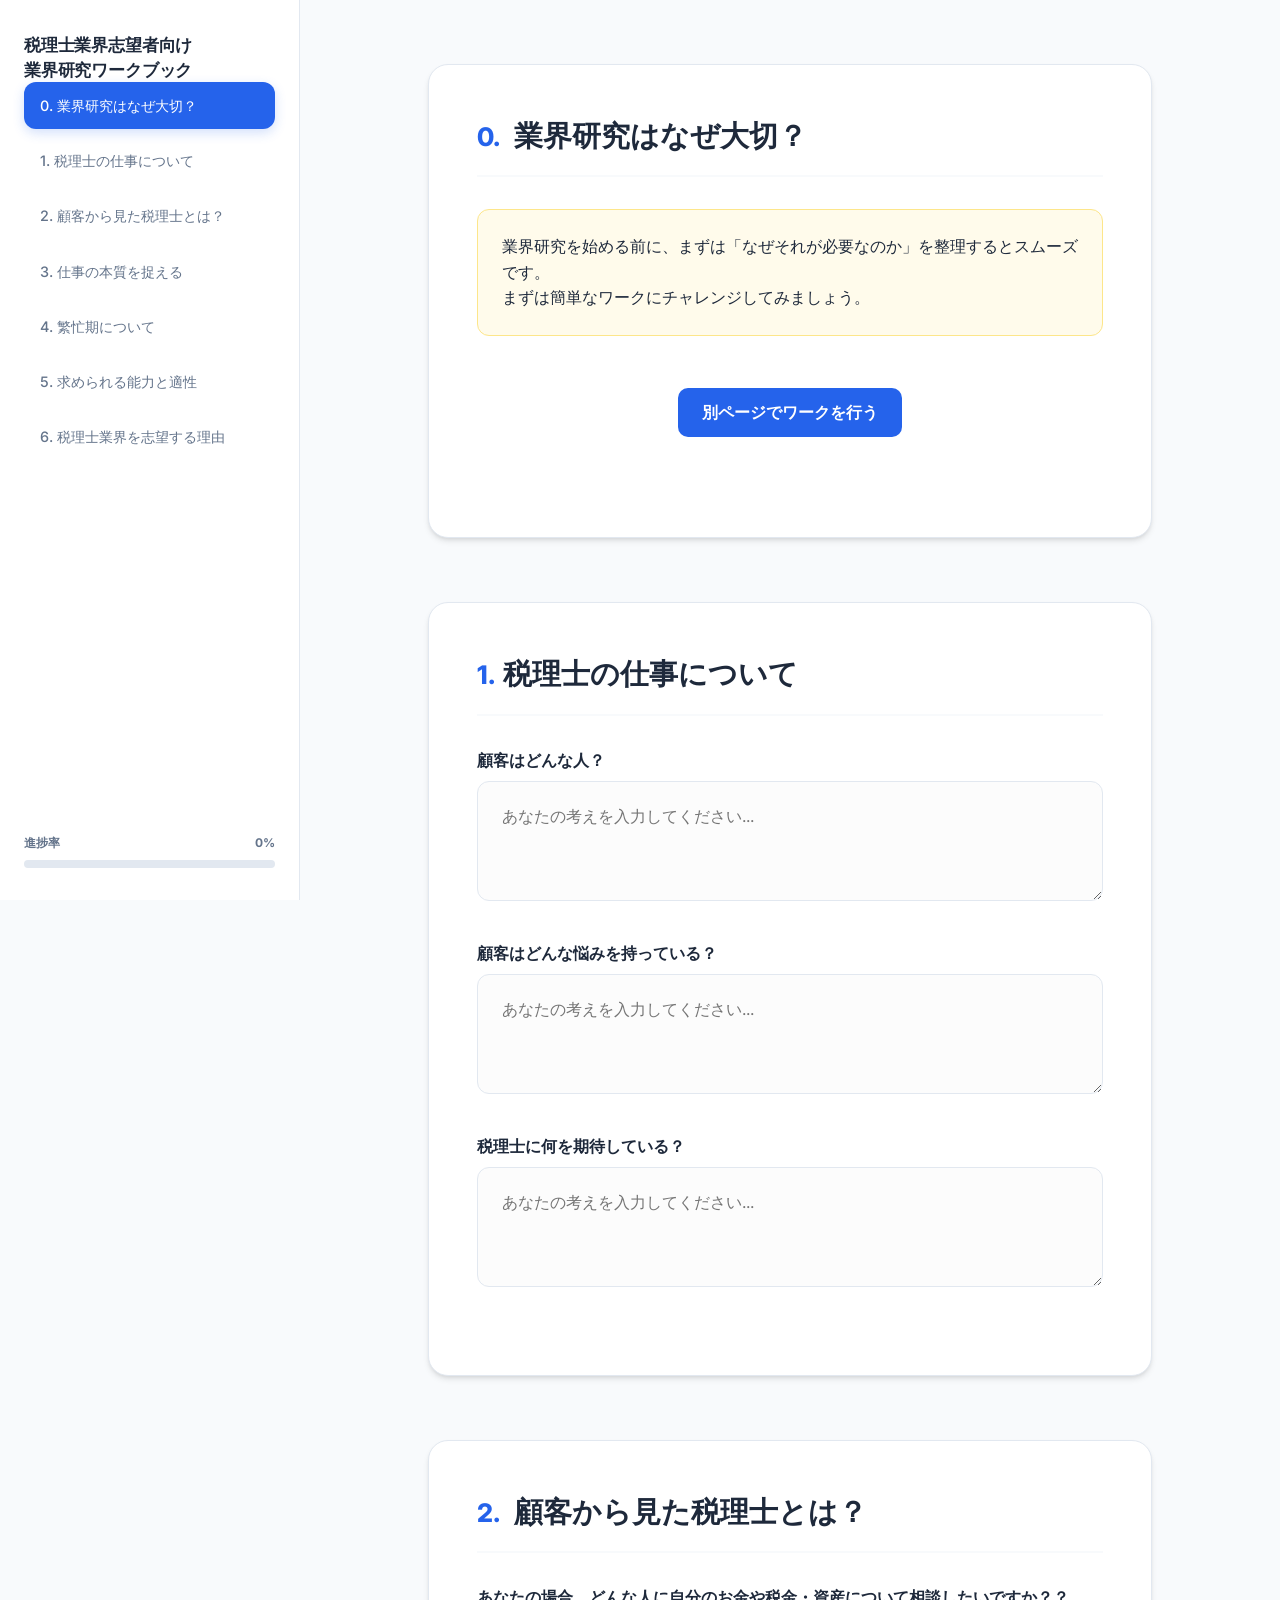
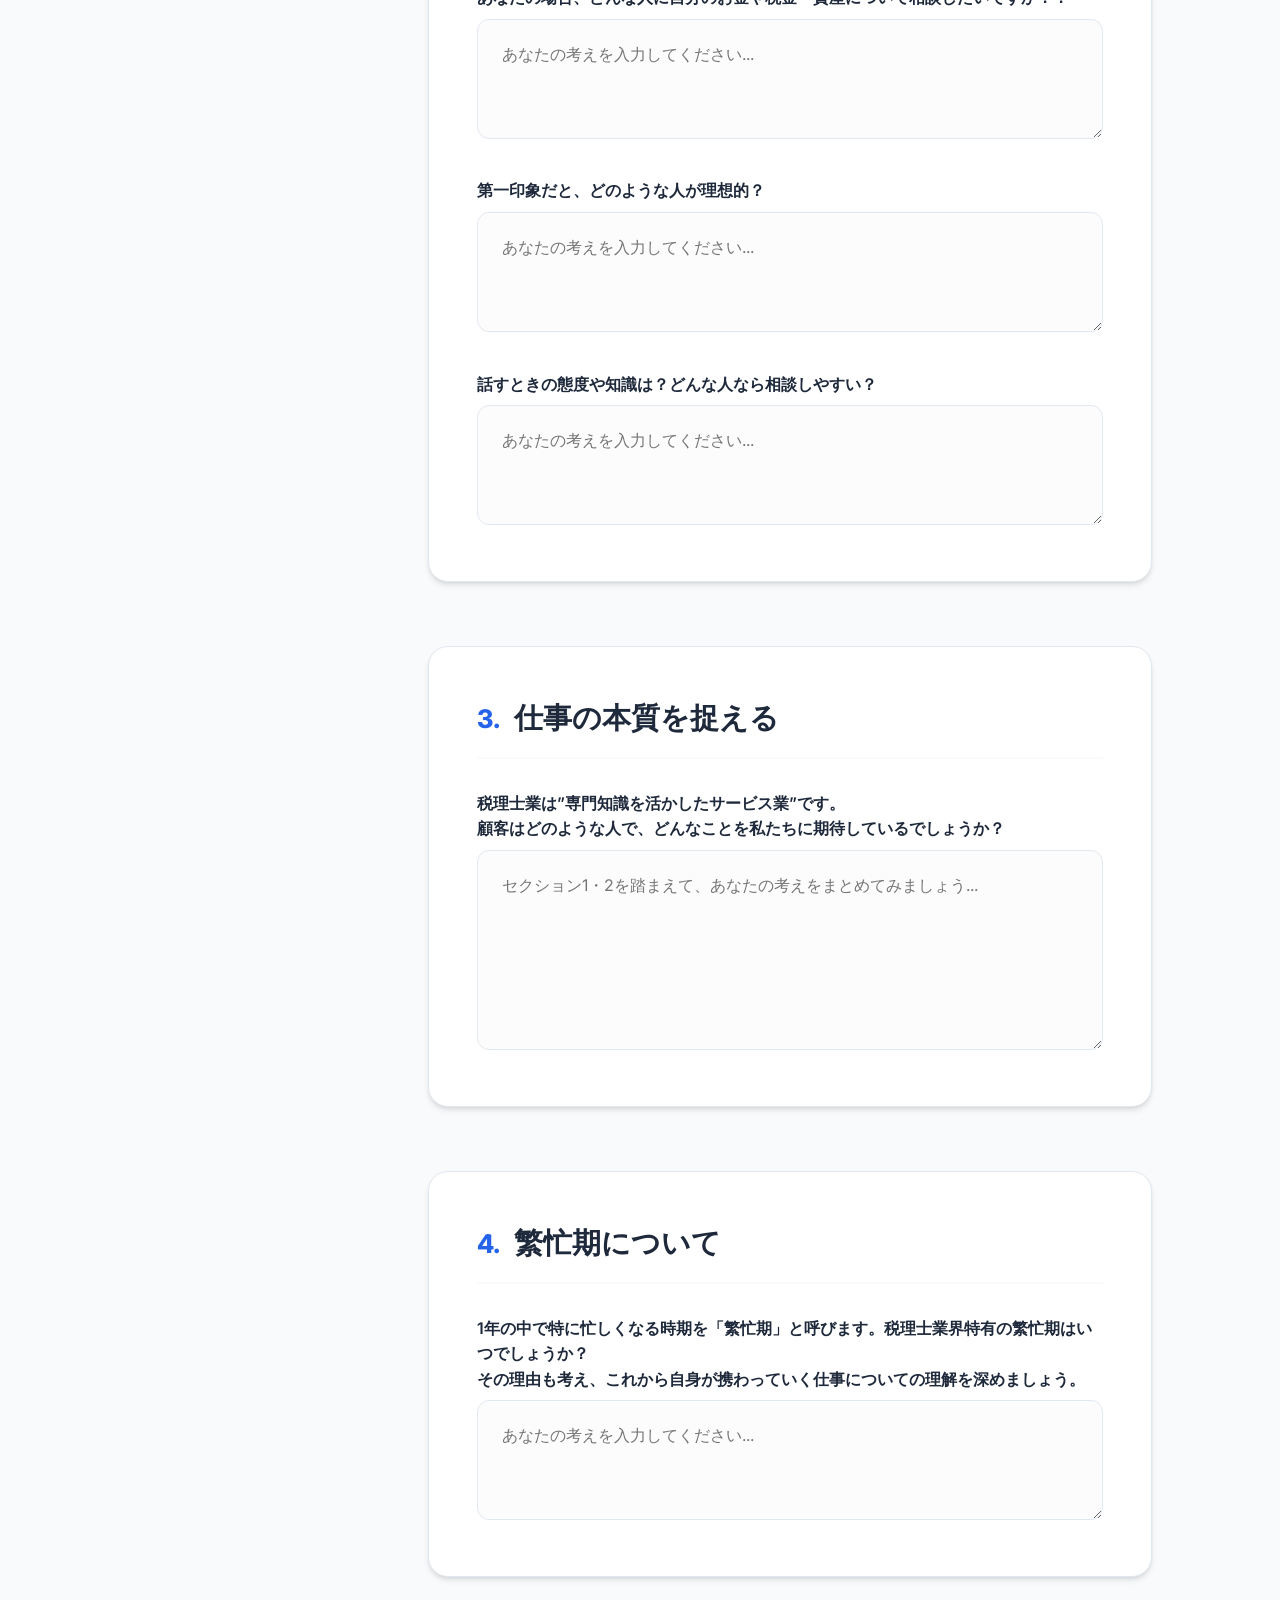
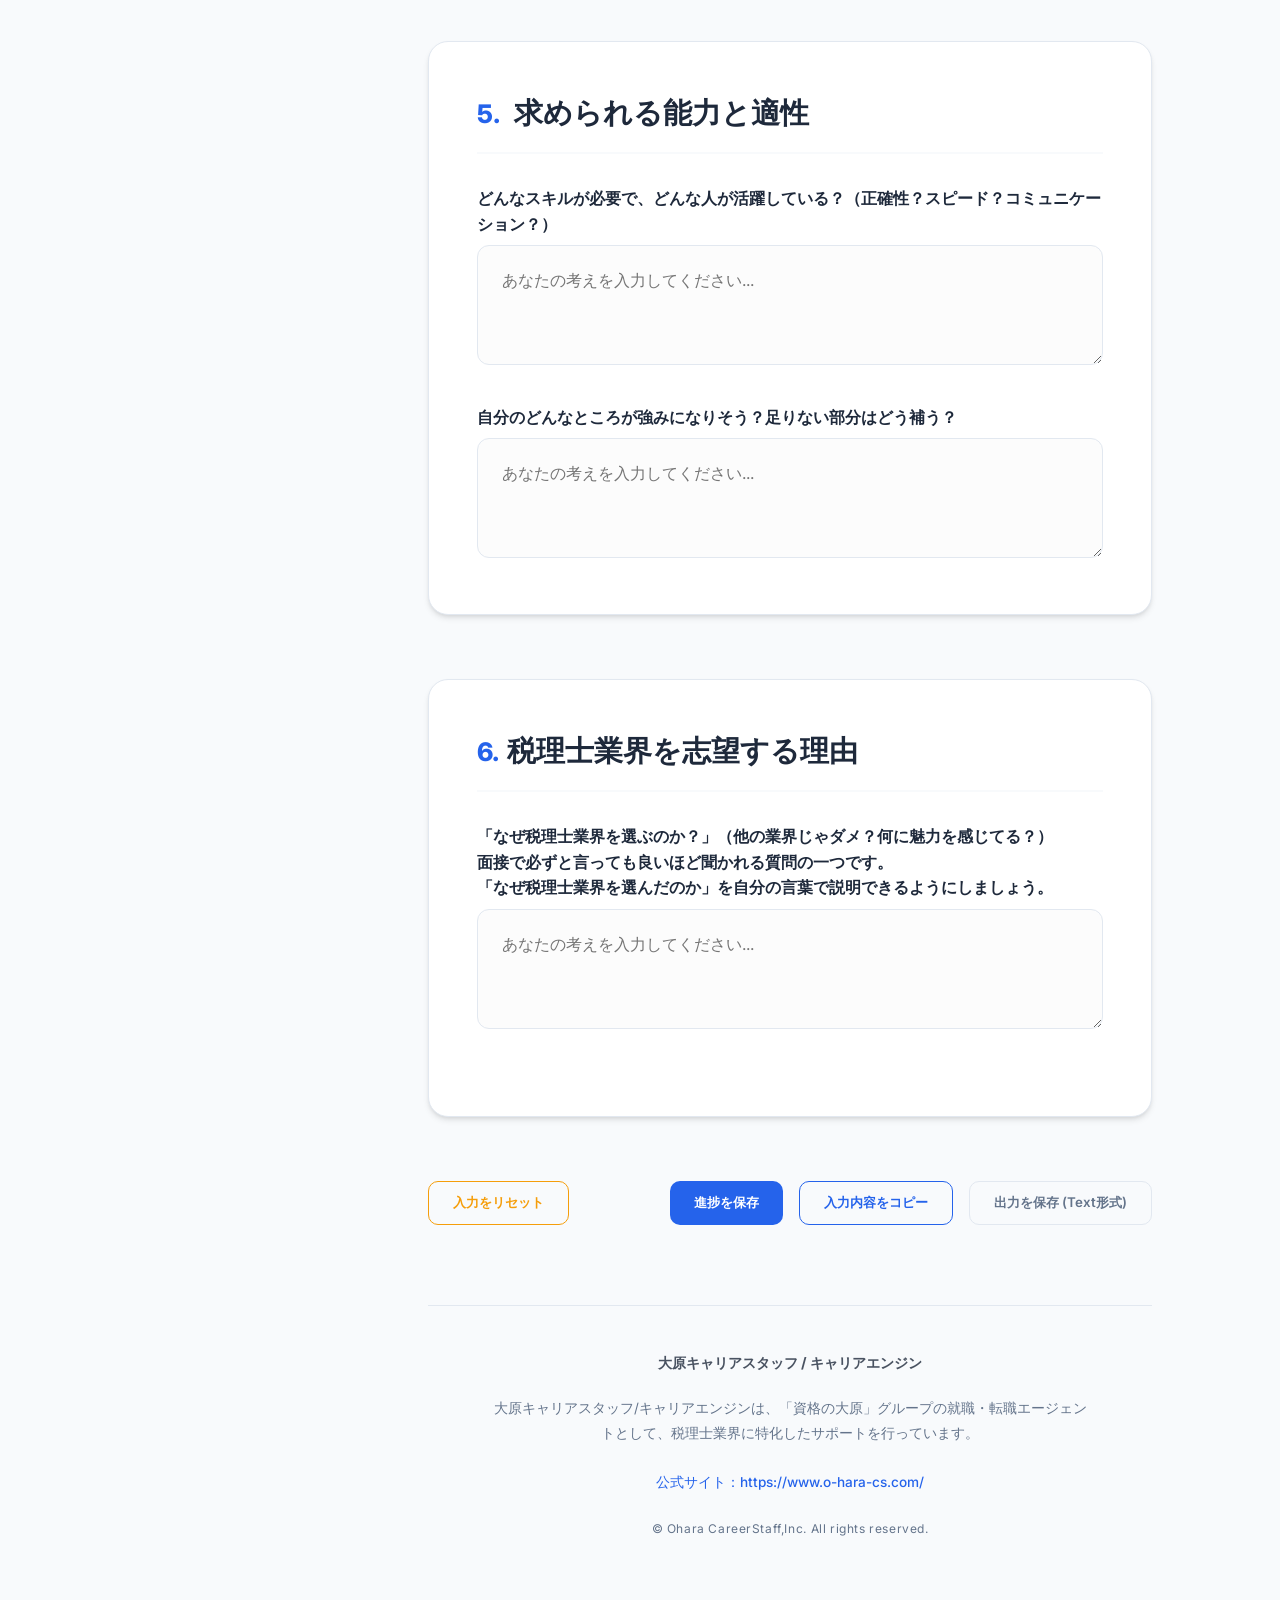
<file: index.html>
<!DOCTYPE html>
<html lang="ja">

<head>
    <meta charset="UTF-8">
    <meta name="viewport" content="width=device-width, initial-scale=1.0">
    <title>【税理士業界】業界研究ワークブック</title>
    <meta name="description" content="税理士業界への理解を深めるための8つの問い。ヒントを元に自分の考えを言語化しましょう。">
    <link rel="preconnect" href="https://fonts.googleapis.com">
    <link rel="preconnect" href="https://fonts.gstatic.com" crossorigin>
    <link
        href="https://fonts.googleapis.com/css2?family=Inter:wght@400;500;600;700;800&family=Outfit:wght@400;500;600;700;800&display=swap"
        rel="stylesheet">
    <link rel="stylesheet" href="style.css">
</head>

<body>
    <!-- Sidebar Navigation -->
    <aside class="sidebar">
        <div class="sidebar-header">
            <h1 class="sidebar-title">税理士業界志望者向け<br>業界研究ワークブック</h1>
        </div>
        <nav>
            <ul class="nav-links">
                <li class="nav-item"><a href="#section-0" class="active"><span>0. 業界研究はなぜ大切？</span></a></li>
                <li class="nav-item"><a href="#section-1"><span>1. 税理士の仕事について</span></a></li>
                <li class="nav-item"><a href="#section-2"><span>2. 顧客から見た税理士とは？</span></a></li>
                <li class="nav-item"><a href="#section-3"><span>3. 仕事の本質を捉える</span></a></li>
                <li class="nav-item"><a href="#section-4"><span>4. 繁忙期について</span></a></li>
                <li class="nav-item"><a href="#section-5"><span>5. 求められる能力と適性</span></a></li>
                <li class="nav-item"><a href="#section-6"><span>6. 税理士業界を志望する理由</span></a></li>
            </ul>
        </nav>
        <div class="progress-container">
            <div class="progress-label">
                <span>進捗率</span>
                <span id="progress-percent">0%</span>
            </div>
            <div class="progress-bar">
                <div id="progress-fill" class="progress-fill"></div>
            </div>
        </div>
    </aside>

    <!-- Main Content -->
    <main class="main-content">
        <form id="workbook-form">

            <!-- Section 0 -->
            <section id="section-0" class="workbook-section">
                <div class="section-header">
                    <h2 class="section-title"><span class="section-number">0.</span> 業界研究はなぜ大切？</h2>
                </div>
                <div
                    style="background-color: var(--hint-bg); border: 1px solid var(--hint-border); padding: 1.5rem; border-radius: var(--radius); margin-bottom: 2rem;">
                    <p style="margin: 0;">業界研究を始める前に、まずは「なぜそれが必要なのか」を整理するとスムーズです。<br>
                        まずは簡単なワークにチャレンジしてみましょう。</p>
                </div>
                <div class="input-area" style="text-align: center; padding: 20px 0;">
                    <a href="work1.html" class="btn btn-primary"
                        style="display: inline-block; text-decoration: none; color: white;">別ページでワークを行う</a>
                </div>
            </section>

            <!-- Section 1 -->
            <section id="section-1" class="workbook-section">
                <div class="section-header">
                    <h2 class="section-title"><span class="section-number">1.</span>税理士の仕事について</h2>
                </div>

                <div class="question-block" style="margin-bottom: 2rem;">
                    <p style="margin-bottom: 0.5rem; font-weight: 600;">顧客はどんな人？</p>
                    <div class="input-area" style="margin-bottom: 0;">
                        <textarea name="q1_1" id="q1_1" placeholder="あなたの考えを入力してください..."
                            style="min-height: 120px;"></textarea>
                    </div>
                </div>

                <div class="question-block" style="margin-bottom: 2rem;">
                    <p style="margin-bottom: 0.5rem; font-weight: 600;">顧客はどんな悩みを持っている？</p>
                    <div class="input-area" style="margin-bottom: 0;">
                        <textarea name="q1_2" id="q1_2" placeholder="あなたの考えを入力してください..."
                            style="min-height: 120px;"></textarea>
                    </div>
                </div>

                <div class="question-block" style="margin-bottom: 2rem;">
                    <p style="margin-bottom: 0.5rem; font-weight: 600;">税理士に何を期待している？</p>
                    <div class="input-area" style="margin-bottom: 0;">
                        <textarea name="q1_3" id="q1_3" placeholder="あなたの考えを入力してください..."
                            style="min-height: 120px;"></textarea>
                    </div>
                </div>

            </section>

            <!-- Section 2 -->
            <section id="section-2" class="workbook-section">
                <div class="section-header">
                    <h2 class="section-title"><span class="section-number">2.</span> 顧客から見た税理士とは？</h2>
                </div>


                <div class="question-block" style="margin-bottom: 2rem;">
                    <p style="margin-bottom: 0.5rem; font-weight: 600;">あなたの場合、どんな人に自分のお金や税金・資産について相談したいですか？？</p>
                    <div class="input-area" style="margin-bottom: 0;">
                        <textarea name="q2_1" id="q2_1" placeholder="あなたの考えを入力してください..."
                            style="min-height: 120px;"></textarea>
                    </div>
                </div>

                <div class="question-block" style="margin-bottom: 2rem;">
                    <p style="margin-bottom: 0.5rem; font-weight: 600;">第一印象だと、どのような人が理想的？</p>
                    <div class="input-area" style="margin-bottom: 0;">
                        <textarea name="q2_2" id="q2_2" placeholder="あなたの考えを入力してください..."
                            style="min-height: 120px;"></textarea>
                    </div>
                </div>

                <div class="question-block">
                    <p style="margin-bottom: 0.5rem; font-weight: 600;">話すときの態度や知識は？どんな人なら相談しやすい？</p>
                    <div class="input-area" style="margin-bottom: 0;">
                        <textarea name="q2_3" id="q2_3" placeholder="あなたの考えを入力してください..."
                            style="min-height: 120px;"></textarea>
                    </div>
                </div>
            </section>

            <!-- Section 3 -->
            <section id="section-3" class="workbook-section">
                <div class="section-header">
                    <h2 class="section-title"><span class="section-number">3.</span> 仕事の本質を捉える</h2>
                </div>

                <div class="question-block">
                    <p style="margin-bottom: 0.5rem; font-weight: 600;">
                        税理士業は”専門知識を活かしたサービス業”です。<br>顧客はどのような人で、どんなことを私たちに期待しているでしょうか？</p>
                    <div class="input-area" style="margin-bottom: 0;">
                        <textarea name="q3_1" id="q3_1" placeholder="セクション1・2を踏まえて、あなたの考えをまとめてみましょう..."
                            style="min-height: 200px;"></textarea>
                    </div>
                </div>
            </section>

            <!-- Section 4 -->
            <section id="section-4" class="workbook-section">
                <div class="section-header">
                    <h2 class="section-title"><span class="section-number">4.</span> 繁忙期について</h2>
                </div>

                <div class="question-block">
                    <p style="margin-bottom: 0.5rem; font-weight: 600;">
                        1年の中で特に忙しくなる時期を「繁忙期」と呼びます。税理士業界特有の繁忙期はいつでしょうか？<br>その理由も考え、これから自身が携わっていく仕事についての理解を深めましょう。</p>
                    <div class="input-area" style="margin-bottom: 0;">
                        <textarea name="q4_2" id="q4_2" placeholder="あなたの考えを入力してください..."
                            style="min-height: 120px;"></textarea>
                    </div>
                </div>
            </section>

            <!-- Section 5 -->
            <section id="section-5" class="workbook-section">
                <div class="section-header">
                    <h2 class="section-title"><span class="section-number">5.</span> 求められる能力と適性</h2>
                </div>
                <div class="question-block" style="margin-bottom: 2rem;">
                    <p style="margin-bottom: 0.5rem; font-weight: 600;">どんなスキルが必要で、どんな人が活躍している？（正確性？スピード？コミュニケーション？）</p>
                    <div class="input-area" style="margin-bottom: 0;">
                        <textarea name="q5_1" id="q5_1" placeholder="あなたの考えを入力してください..."
                            style="min-height: 120px;"></textarea>
                    </div>
                </div>

                <div class="question-block">
                    <p style="margin-bottom: 0.5rem; font-weight: 600;">自分のどんなところが強みになりそう？足りない部分はどう補う？</p>
                    <div class="input-area" style="margin-bottom: 0;">
                        <textarea name="q5_3" id="q5_3" placeholder="あなたの考えを入力してください..."
                            style="min-height: 120px;"></textarea>
                    </div>
                </div>
            </section>

            <!-- Section 6 -->
            <section id="section-6" class="workbook-section">
                <div class="section-header">
                    <h2 class="section-title"><span class="section-number">6.</span>税理士業界を志望する理由</h2>
                </div>
                <div class="question-block" style="margin-bottom: 2rem;">
                    <p style="margin-bottom: 0.5rem; font-weight: 600;">
                        「なぜ税理士業界を選ぶのか？」（他の業界じゃダメ？何に魅力を感じてる？）<br>面接で必ずと言っても良いほど聞かれる質問の一つです。<br>「なぜ税理士業界を選んだのか」を自分の言葉で説明できるようにしましょう。
                    </p>
                    <div class="input-area" style="margin-bottom: 0;">
                        <textarea name="q6_1" id="q6_1" placeholder="あなたの考えを入力してください..."
                            style="min-height: 120px;"></textarea>
                    </div>
                </div>

            </section>

            <div class="actions">
                <button type="button" id="reset-btn" class="btn btn-outline"
                    style="color: var(--accent); border-color: var(--accent);">入力をリセット</button>
                <div style="flex: 1;"></div>
                <button type="button" id="save-btn" class="btn btn-primary">進捗を保存</button>
                <button type="button" id="copy-btn" class="btn btn-outline" style="color: var(--primary); border-color: var(--primary);">入力内容をコピー</button>
                <button type="button" id="export-btn" class="btn btn-outline">出力を保存 (Text形式)</button>
            </div>
        </form>

        <footer class="main-footer">
            <div class="footer-logo">
                <div class="brand-text">大原キャリアスタッフ / キャリアエンジン</div>
            </div>
            <p class="footer-description">
                大原キャリアスタッフ/キャリアエンジンは、「資格の大原」グループの就職・転職エージェントとして、税理士業界に特化したサポートを行っています。
            </p>
            <div class="footer-links">
                <a href="https://www.o-hara-cs.com/" target="_blank">公式サイト：https://www.o-hara-cs.com/</a>
            </div>
            <p class="copyright">© Ohara CareerStaff,Inc. All rights reserved.</p>
        </footer>
    </main>

    <div id="toast"
        style="position: fixed; bottom: 20px; right: 20px; background: #334155; color: white; padding: 10px 20px; border-radius: 8px; display: none; z-index: 1000;">
        保存しました
    </div>

    <script src="app.js"></script>
</body>

</html>
</file>
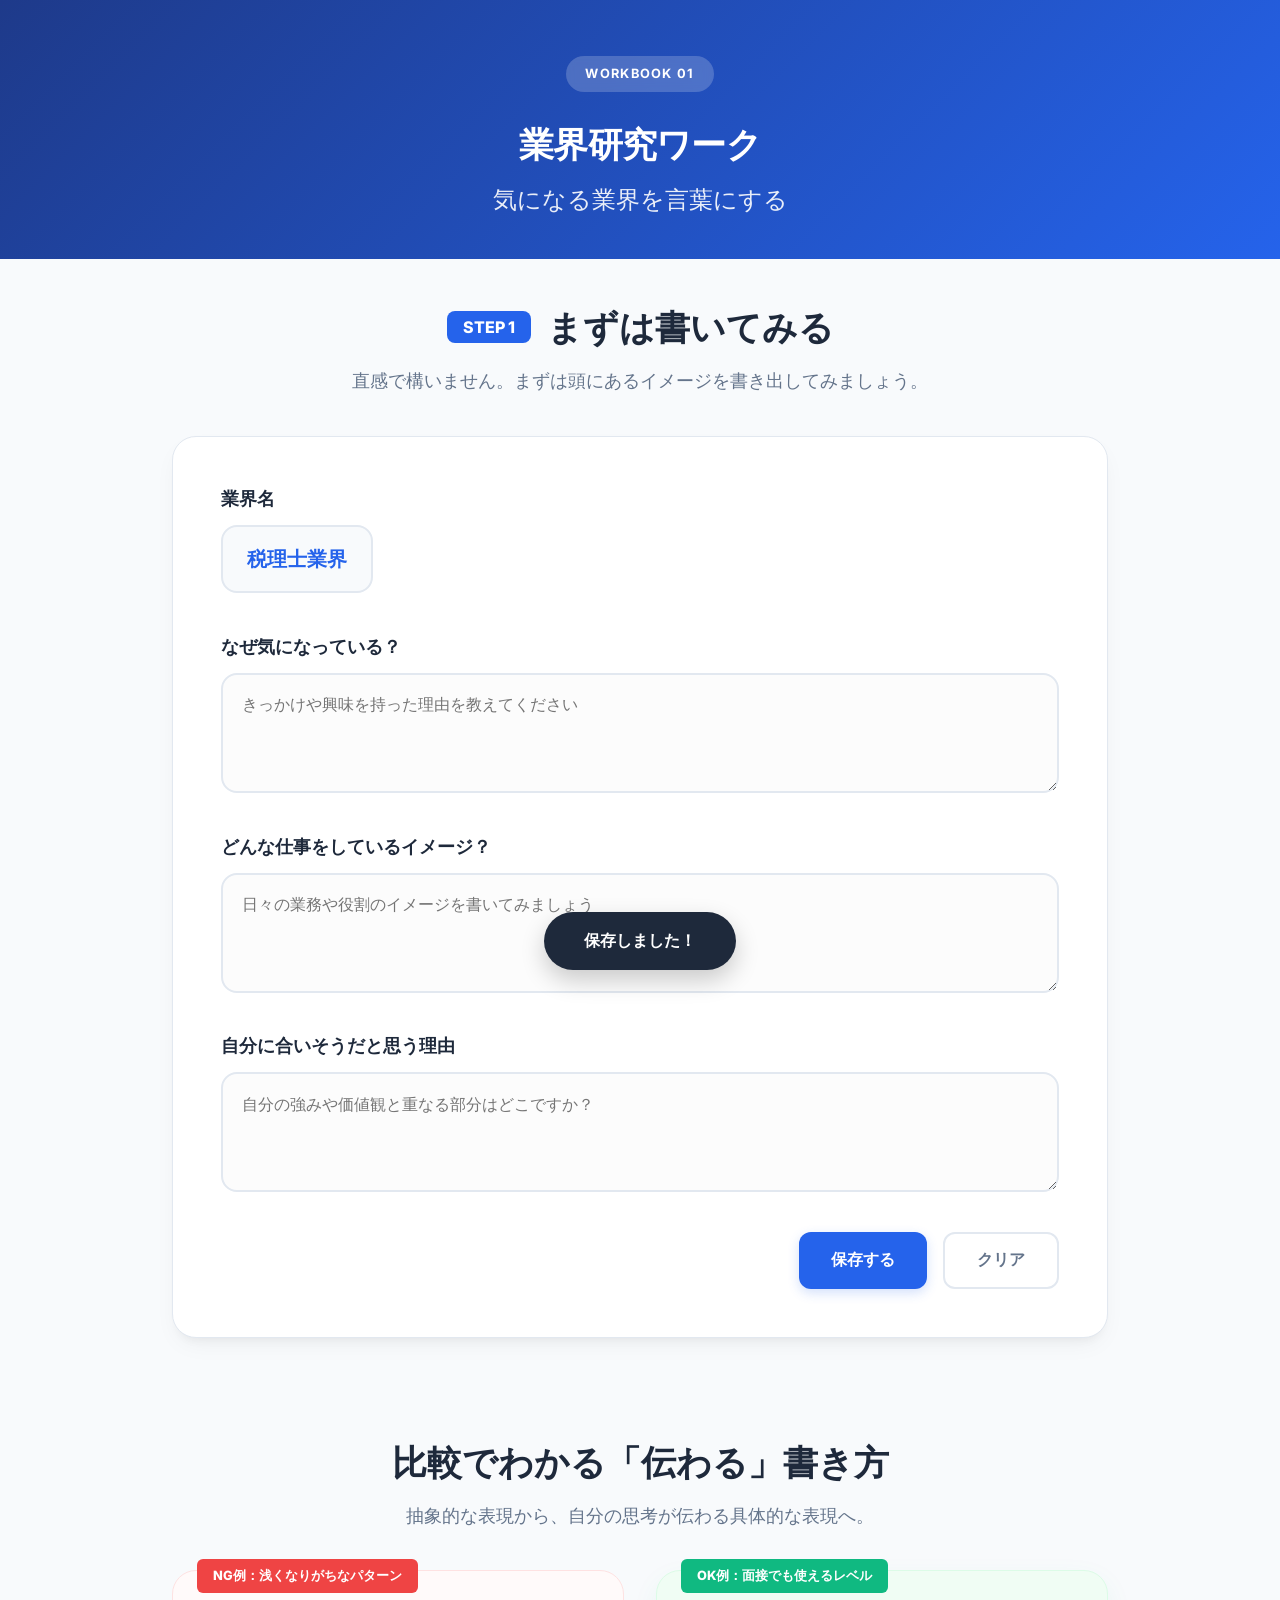
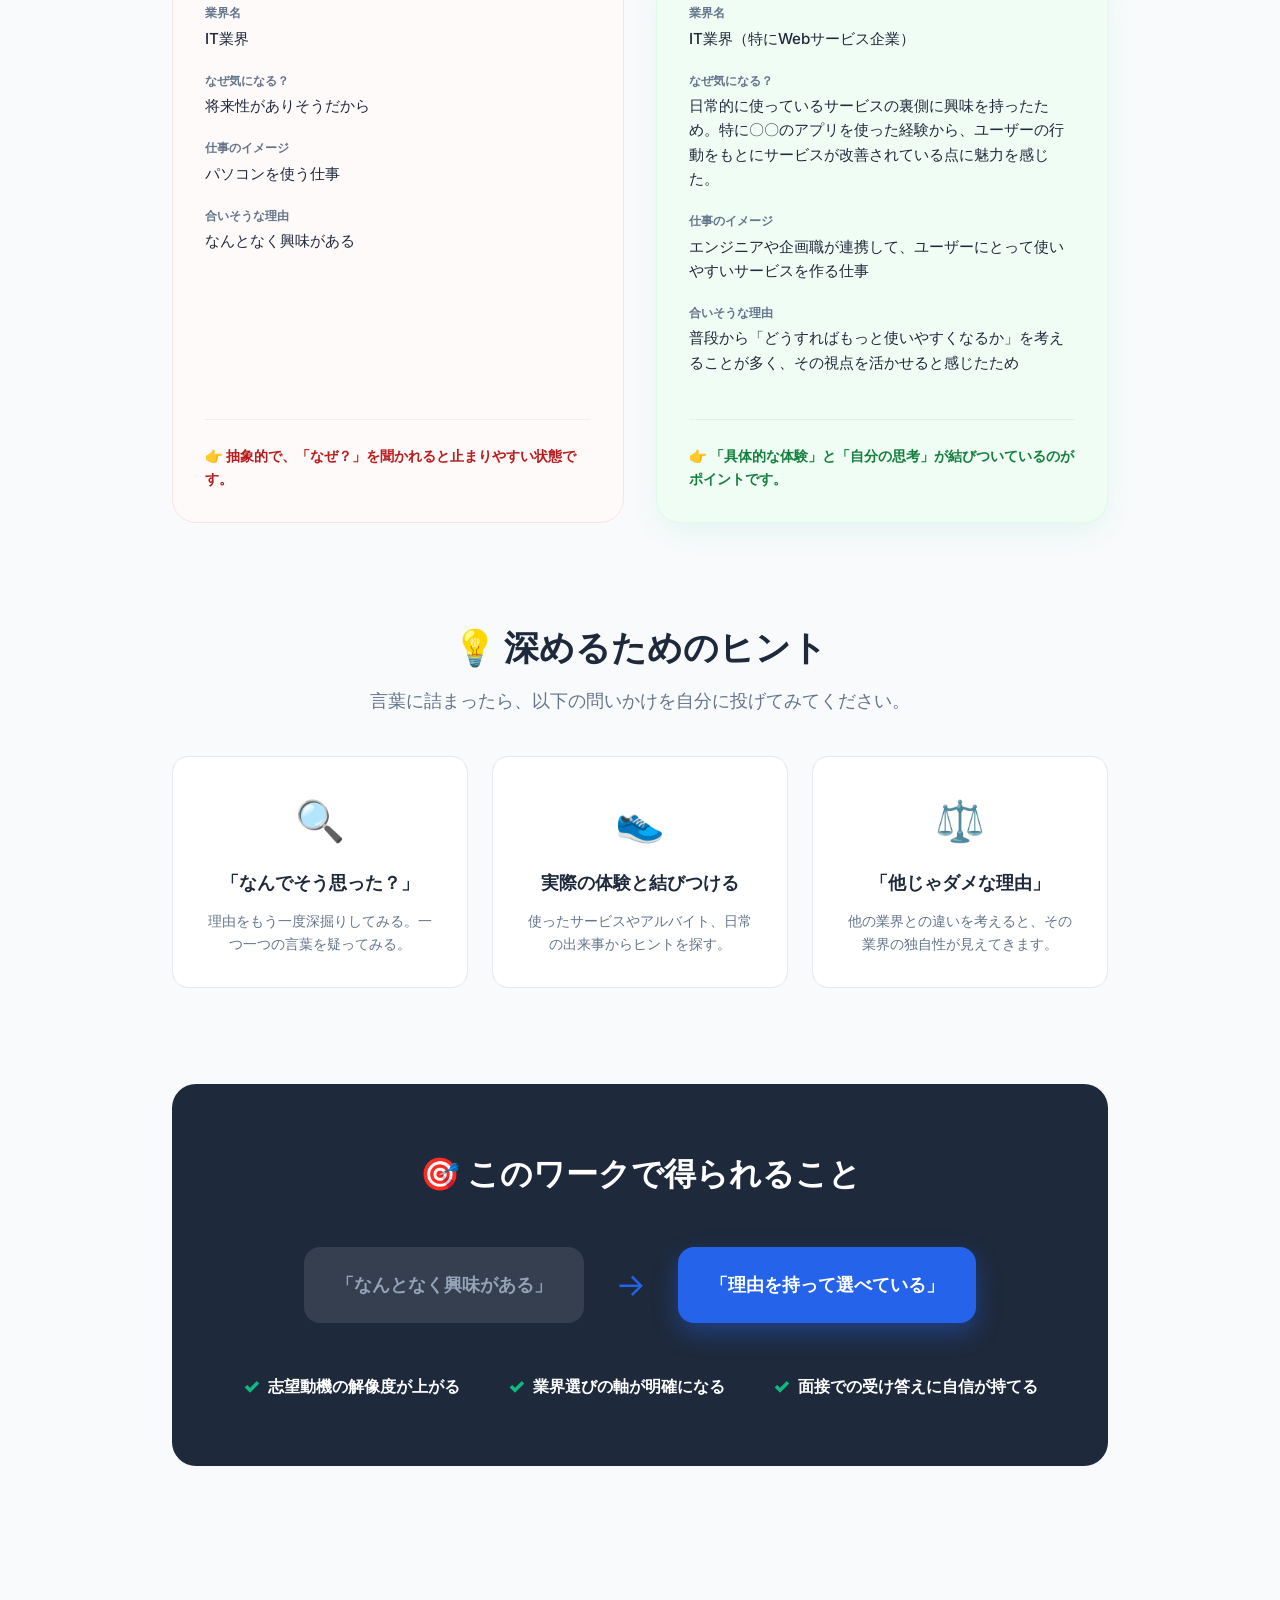
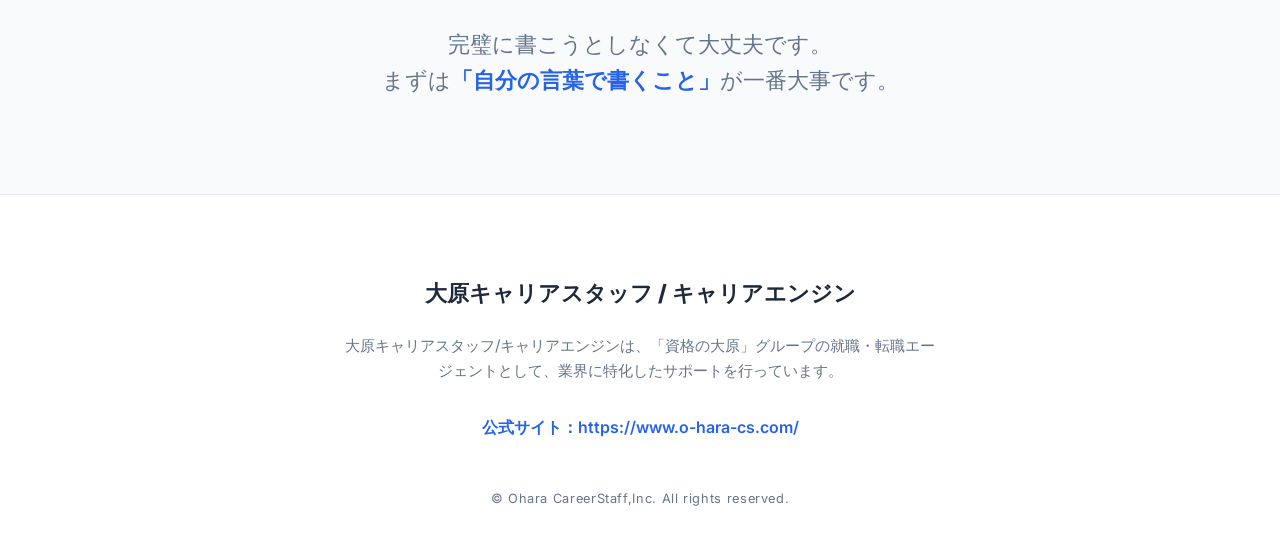
<file: work1.html>
<!DOCTYPE html>
<html lang="ja">
<head>
    <meta charset="UTF-8">
    <meta name="viewport" content="width=device-width, initial-scale=1.0">
    <title>業界研究ワーク①：気になる業界を言葉にする</title>
    <meta name="description" content="気になる業界を具体的に言語化するためのステップアップ・ワークシート。">
    <link rel="preconnect" href="https://fonts.googleapis.com">
    <link rel="preconnect" href="https://fonts.gstatic.com" crossorigin>
    <link href="https://fonts.googleapis.com/css2?family=Inter:wght@400;500;600;700;800&family=Outfit:wght@400;500;600;700;800&display=swap" rel="stylesheet">
    <link rel="stylesheet" href="work1.css">
</head>
<body>
    <header class="hero">
        <div class="container">
            <span class="badge">Workbook 01</span>
            <h1 class="hero-title">業界研究ワーク</h1>
            <p class="hero-subtitle">気になる業界を言葉にする</p>
        </div>
    </header>

    <main class="container">
        <!-- STEP 1 Section -->
        <section class="section animate-in">
            <div class="section-header">
                <h2 class="section-title"><span class="step-num">STEP 1</span> まずは書いてみる</h2>
                <p class="section-desc">直感で構いません。まずは頭にあるイメージを書き出してみましょう。</p>
            </div>

            <div class="worksheet-card">
                <form id="worksheet-form">
                    <div class="input-group">
                        <label for="industry-name">業界名</label>
                        <div class="fixed-industry">税理士業界</div>
                        <input type="hidden" name="industry" value="税理士業界">
                    </div>
                    <div class="input-group">
                        <label for="why-interested">なぜ気になっている？</label>
                        <textarea id="why-interested" name="why" placeholder="きっかけや興味を持った理由を教えてください"></textarea>
                    </div>
                    <div class="input-group">
                        <label for="job-image">どんな仕事をしているイメージ？</label>
                        <textarea id="job-image" name="image" placeholder="日々の業務や役割のイメージを書いてみましょう"></textarea>
                    </div>
                    <div class="input-group">
                        <label for="why-suits">自分に合いそうだと思う理由</label>
                        <textarea id="why-suits" name="suits" placeholder="自分の強みや価値観と重なる部分はどこですか？"></textarea>
                    </div>
                    
                    <div class="form-actions">
                        <button type="button" id="save-btn" class="btn btn-primary">保存する</button>
                        <button type="button" id="clear-btn" class="btn btn-outline">クリア</button>
                    </div>
                </form>
            </div>
        </section>

        <!-- Example Section -->
        <section class="section animate-in">
            <div class="section-header">
                <h2 class="section-title">比較でわかる「伝わる」書き方</h2>
                <p class="section-desc">抽象的な表現から、自分の思考が伝わる具体的な表現へ。</p>
            </div>

            <div class="example-grid">
                <!-- NG Example -->
                <div class="example-card ng">
                    <div class="card-badge">NG例：浅くなりがちなパターン</div>
                    <div class="example-content">
                        <div class="example-item">
                            <span class="item-label">業界名</span>
                            <p>IT業界</p>
                        </div>
                        <div class="example-item">
                            <span class="item-label">なぜ気になる？</span>
                            <p>将来性がありそうだから</p>
                        </div>
                        <div class="example-item">
                            <span class="item-label">仕事のイメージ</span>
                            <p>パソコンを使う仕事</p>
                        </div>
                        <div class="example-item">
                            <span class="item-label">合いそうな理由</span>
                            <p>なんとなく興味がある</p>
                        </div>
                    </div>
                    <div class="example-footer">
                        <p class="advice">👉 抽象的で、「なぜ？」を聞かれると止まりやすい状態です。</p>
                    </div>
                </div>

                <!-- OK Example -->
                <div class="example-card ok">
                    <div class="card-badge">OK例：面接でも使えるレベル</div>
                    <div class="example-content">
                        <div class="example-item">
                            <span class="item-label">業界名</span>
                            <p>IT業界（特にWebサービス企業）</p>
                        </div>
                        <div class="example-item">
                            <span class="item-label">なぜ気になる？</span>
                            <p>日常的に使っているサービスの裏側に興味を持ったため。特に〇〇のアプリを使った経験から、ユーザーの行動をもとにサービスが改善されている点に魅力を感じた。</p>
                        </div>
                        <div class="example-item">
                            <span class="item-label">仕事のイメージ</span>
                            <p>エンジニアや企画職が連携して、ユーザーにとって使いやすいサービスを作る仕事</p>
                        </div>
                        <div class="example-item">
                            <span class="item-label">合いそうな理由</span>
                            <p>普段から「どうすればもっと使いやすくなるか」を考えることが多く、その視点を活かせると感じたため</p>
                        </div>
                    </div>
                    <div class="example-footer">
                        <p class="advice">👉 「具体的な体験」と「自分の思考」が結びついているのがポイントです。</p>
                    </div>
                </div>
            </div>
        </section>

        <!-- Deep Dive Hints -->
        <section class="section animate-in">
            <div class="section-header">
                <h2 class="section-title">💡 深めるためのヒント</h2>
                <p class="section-desc">言葉に詰まったら、以下の問いかけを自分に投げてみてください。</p>
            </div>
            <div class="hint-grid">
                <div class="hint-card">
                    <div class="hint-icon">🔍</div>
                    <h3>「なんでそう思った？」</h3>
                    <p>理由をもう一度深掘りしてみる。一つ一つの言葉を疑ってみる。</p>
                </div>
                <div class="hint-card">
                    <div class="hint-icon">👟</div>
                    <h3>実際の体験と結びつける</h3>
                    <p>使ったサービスやアルバイト、日常の出来事からヒントを探す。</p>
                </div>
                <div class="hint-card">
                    <div class="hint-icon">⚖️</div>
                    <h3>「他じゃダメな理由」</h3>
                    <p>他の業界との違いを考えると、その業界の独自性が見えてきます。</p>
                </div>
            </div>
        </section>

        <!-- Goals / Benefits -->
        <section class="section animate-in">
            <div class="goal-box">
                <h2 class="goal-title">🎯 このワークで得られること</h2>
                <div class="goal-flow">
                    <div class="flow-item from">「なんとなく興味がある」</div>
                    <div class="flow-arrow">→</div>
                    <div class="flow-item to">「理由を持って選べている」</div>
                </div>
                <ul class="benefit-list">
                    <li>志望動機の解像度が上がる</li>
                    <li>業界選びの軸が明確になる</li>
                    <li>面接での受け答えに自信が持てる</li>
                </ul>
            </div>
        </section>

        <div class="closing-message animate-in">
            <p>完璧に書こうとしなくて大丈夫です。<br>まずは<strong>「自分の言葉で書くこと」</strong>が一番大事です。</p>
        </div>
    </main>

    <footer class="main-footer">
        <div class="footer-container">
            <div class="brand-display">
                <span class="brand-text">大原キャリアスタッフ / キャリアエンジン</span>
            </div>
            <p class="footer-desc">大原キャリアスタッフ/キャリアエンジンは、「資格の大原」グループの就職・転職エージェントとして、業界に特化したサポートを行っています。</p>
            <div class="footer-links">
                <a href="https://www.o-hara-cs.com/" target="_blank">公式サイト：https://www.o-hara-cs.com/</a>
            </div>
            <p class="copyright">© Ohara CareerStaff,Inc. All rights reserved.</p>
        </div>
    </footer>

    <div id="toast" class="toast">保存しました！</div>

    <script src="work1.js"></script>
</body>
</html>
</file>
<file: style.css>
:root {
    --primary: #2563eb;
    --primary-light: #60a5fa;
    --primary-dark: #1e40af;
    --accent: #f59e0b;
    --bg-main: #f8fafc;
    --card-bg: #ffffff;
    --sidebar-bg: #ffffff;
    --text-main: #1e293b;
    --text-muted: #64748b;
    --border: #e2e8f0;
    --hint-bg: #fffbeb;
    --hint-border: #fde68a;
    --hint-text: #b45309;
    --deep-bg: #f0f9ff;
    --deep-border: #bae6fd;
    --deep-text: #0369a1;
    --radius: 12px;
    --shadow: 0 4px 6px -1px rgb(0 0 0 / 0.1), 0 2px 4px -2px rgb(0 0 0 / 0.1);
    --transition: all 0.2s ease;
}

* {
    margin: 0;
    padding: 0;
    box-sizing: border-box;
}

body {
    font-family: 'Inter', 'Outfit', -apple-system, BlinkMacSystemFont, "Segoe UI", Roboto, "Helvetica Neue", Arial, sans-serif;
    color: var(--text-main);
    background-color: var(--bg-main);
    line-height: 1.6;
    display: flex;
    min-height: 100vh;
}

/* Sidebar */
.sidebar {
    width: 300px;
    background-color: var(--sidebar-bg);
    border-right: 1px solid var(--border);
    height: 100vh;
    position: fixed;
    padding: 2rem 1.5rem;
    overflow-y: auto;
    display: flex;
    flex-direction: column;
}

.logo-area {
    display: flex;
    align-items: center;
    gap: 10px;
    margin-bottom: 2.5rem;
}

.brand-logos {
    display: flex;
    align-items: center;
    gap: 8px;
}

.sidebar-title {
    font-family: 'Outfit', 'Inter', sans-serif;
    font-size: 1.05rem;
    font-weight: 800;
    line-height: 1.5;
    color: var(--text-main);
    letter-spacing: -0.01em;
}

.brand-text {
    font-family: 'Inter', 'Outfit', sans-serif;
    font-weight: 700;
    color: var(--text-main);
    font-size: 0.9rem;
    line-height: 1.25;
}

.brand-text span {
    font-size: 0.95rem;
    color: #1a202c;
    display: block;
}

.nav-links {
    list-style: none;
    flex: 1;
}

.nav-item {
    margin-bottom: 0.5rem;
}

.nav-item a {
    display: flex;
    align-items: center;
    padding: 0.75rem 1rem;
    text-decoration: none;
    color: var(--text-muted);
    border-radius: var(--radius);
    font-size: 0.9rem;
    font-weight: 500;
    transition: var(--transition);
}

.nav-item a:hover {
    background-color: #e2e8f0;
    color: var(--text-main);
}

.nav-item a.active {
    background-color: var(--primary);
    color: white;
    box-shadow: 0 4px 12px rgba(37, 99, 235, 0.2);
}

.progress-container {
    margin-top: auto;
    padding-top: 2rem;
}

.progress-label {
    font-size: 0.75rem;
    font-weight: 700;
    text-transform: uppercase;
    color: var(--text-muted);
    margin-bottom: 0.5rem;
    display: flex;
    justify-content: space-between;
}

.progress-bar {
    height: 8px;
    background-color: var(--border);
    border-radius: 4px;
    overflow: hidden;
}

.progress-fill {
    height: 100%;
    background-color: var(--primary);
    width: 0%;
    transition: width 0.5s ease;
}

/* Main Content */
.main-content {
    margin-left: 300px;
    flex: 1;
    padding: 4rem 10%;
    max-width: 1200px;
}

.workbook-section {
    background: var(--card-bg);
    border-radius: 20px;
    padding: 3rem;
    box-shadow: var(--shadow);
    margin-bottom: 4rem;
    border: 1px solid var(--border);
    animation: slideUp 0.6s ease-out;
}

@keyframes slideUp {
    from {
        opacity: 0;
        transform: translateY(20px);
    }

    to {
        opacity: 1;
        transform: translateY(0);
    }
}

.section-header {
    margin-bottom: 2rem;
    border-bottom: 2px solid var(--bg-main);
    padding-bottom: 1rem;
}

.section-number {
    display: inline-block;
    color: var(--primary);
    font-weight: 800;
    font-size: 1.6rem;
    margin-right: 0.5rem;
}

.section-title {
    font-size: 1.8rem;
    font-weight: 700;
}

.hint-box {
    background-color: var(--hint-bg);
    border: 1px solid var(--hint-border);
    padding: 1.5rem;
    border-radius: var(--radius);
    margin-bottom: 2rem;
    position: relative;
}

.hint-box::before {
    content: "HINT";
    position: absolute;
    top: -10px;
    left: 20px;
    background-color: var(--accent);
    color: white;
    font-size: 0.7rem;
    font-weight: 900;
    padding: 2px 8px;
    border-radius: 4px;
}

.hint-list {
    list-style: none;
}

.hint-list li {
    font-size: 0.95rem;
    color: var(--hint-text);
    margin-bottom: 0.5rem;
}

.hint-list li::before {
    content: "👉";
    margin-right: 8px;
}

.input-area {
    margin-bottom: 2rem;
}

textarea {
    width: 100%;
    min-height: 200px;
    padding: 1.5rem;
    border: 1px solid var(--border);
    border-radius: var(--radius);
    font-family: inherit;
    font-size: 1rem;
    resize: vertical;
    transition: var(--transition);
    background-color: #fcfcfc;
}

textarea:focus {
    outline: none;
    border-color: var(--primary);
    box-shadow: 0 0 0 4px rgba(37, 99, 235, 0.1);
    background-color: white;
}

.deep-dive {
    background-color: var(--deep-bg);
    border: 1px solid var(--deep-border);
    padding: 1.5rem;
    border-radius: var(--radius);
}

.deep-dive h4 {
    color: var(--deep-text);
    font-size: 1rem;
    margin-bottom: 0.75rem;
    display: flex;
    align-items: center;
    gap: 8px;
}

.deep-dive h4 i {
    font-style: normal;
}

.deep-dive p {
    font-size: 0.9rem;
    color: var(--deep-text);
    opacity: 0.8;
}

.actions {
    display: flex;
    justify-content: flex-end;
    gap: 1rem;
    margin-top: 2rem;
}

.btn {
    padding: 0.75rem 1.5rem;
    border-radius: 10px;
    font-weight: 600;
    cursor: pointer;
    transition: var(--transition);
    border: none;
    font-family: inherit;
}

.btn-primary {
    background-color: var(--primary);
    color: white;
}

.btn-primary:hover {
    background-color: var(--primary-dark);
}

.btn-outline {
    background-color: transparent;
    border: 1px solid var(--border);
    color: var(--text-muted);
}

.btn-outline:hover {
    background-color: var(--bg-main);
    color: var(--text-main);
}

/* Footer Styling */
.main-footer {
    margin-top: 5rem;
    padding: 3rem 0;
    border-top: 1px solid var(--border);
    text-align: center;
}

.footer-logo {
    display: flex;
    justify-content: center;
    align-items: center;
    gap: 10px;
    margin-bottom: 1.5rem;
    opacity: 0.8;
}

.footer-description {
    max-width: 600px;
    margin: 0 auto 1.5rem;
    font-size: 0.85rem;
    color: var(--text-muted);
    line-height: 1.8;
}

.footer-links {
    margin-bottom: 1.5rem;
}

.footer-links a {
    color: var(--primary);
    text-decoration: none;
    font-size: 0.85rem;
    font-weight: 500;
}

.copyright {
    font-size: 0.75rem;
    color: var(--text-muted);
    letter-spacing: 0.05em;
}

/* Responsive */
@media (max-width: 1024px) {
    .sidebar {
        width: 80px;
        padding: 2rem 0.5rem;
    }

    .logo-area {
        flex-direction: column;
        text-align: center;
    }

    .brand-text,
    .progress-container {
        display: none;
    }

    .main-content {
        margin-left: 80px;
        padding: 2rem 5%;
    }

    .nav-item a {
        justify-content: center;
        padding: 1rem;
    }
}

@media (max-width: 768px) {
    body {
        flex-direction: column;
    }

    .sidebar {
        position: sticky;
        top: 0;
        width: 100%;
        height: auto;
        border-right: none;
        border-bottom: 1px solid var(--border);
        padding: 1rem;
        z-index: 100;
        background: rgba(255, 255, 255, 0.95);
        backdrop-filter: blur(8px);
    }

    .logo-area {
        margin-bottom: 1rem;
        flex-direction: row;
        justify-content: center;
    }

    .brand-text {
        display: block;
        font-size: 0.8rem;
    }

    .nav-links {
        display: flex;
        flex-wrap: wrap;
        justify-content: center;
        gap: 0.5rem;
        padding-bottom: 0.5rem;
    }

    .nav-item {
        margin-bottom: 0.25rem;
        flex-shrink: 0;
    }

    .nav-item a {
        padding: 0.4rem 0.8rem;
        font-size: 0.75rem;
        border: 1px solid var(--border);
        background: white;
    }

    .nav-item a.active {
        background: var(--primary);
        border-color: var(--primary);
    }

    .progress-container {
        display: none;
    }

    .main-content {
        margin-left: 0;
        padding: 2rem 1rem;
    }

    .workbook-section {
        padding: 1.5rem;
        margin-bottom: 2rem;
    }

    .section-title {
        font-size: 1.4rem;
    }

    .section-number {
        font-size: 1.3rem;
    }

    .hint-box {
        padding: 1rem;
    }

    textarea {
        min-height: 150px;
        padding: 1rem;
    }

    .actions {
        flex-direction: column;
        gap: 0.5rem;
    }

    .actions .btn {
        width: 100%;
    }

    .actions div {
        display: none;
    }
}
</file>
<file: work1.css>
:root {
    --primary: #2563eb;
    --primary-light: #60a5fa;
    --primary-dark: #1e40af;
    --accent: #f59e0b;
    --success: #10b981;
    --error: #ef4444;
    --bg-main: #f8fafc;
    --bg-white: #ffffff;
    --text-main: #1e293b;
    --text-muted: #64748b;
    --border: #e2e8f0;
    --radius-lg: 24px;
    --radius-md: 16px;
    --shadow: 0 10px 25px -5px rgba(0, 0, 0, 0.05), 0 8px 10px -6px rgba(0, 0, 0, 0.05);
    --shadow-hover: 0 20px 25px -5px rgba(0, 0, 0, 0.1), 0 10px 10px -5px rgba(0, 0, 0, 0.04);
}

* {
    margin: 0;
    padding: 0;
    box-sizing: border-box;
}

body {
    font-family: 'Inter', 'Outfit', -apple-system, sans-serif;
    color: var(--text-main);
    background-color: var(--bg-main);
    line-height: 1.6;
    overflow-x: hidden;
}

.container {
    max-width: 1000px;
    margin: 0 auto;
    padding: 0 2rem;
}

/* Hero Section */
.hero {
    background: linear-gradient(135deg, #1e3a8a 0%, #2563eb 100%);
    color: white;
    padding: 3.5rem 0 2.5rem;
    text-align: center;
    position: relative;
    margin-bottom: 2.5rem;
}

.badge {
    background: rgba(255, 255, 255, 0.2);
    padding: 0.5rem 1.2rem;
    border-radius: 100px;
    font-size: 0.8rem;
    font-weight: 700;
    text-transform: uppercase;
    letter-spacing: 0.1em;
    display: inline-block;
    margin-bottom: 1.5rem;
    backdrop-filter: blur(4px);
}

.hero-title {
    font-family: 'Outfit', sans-serif;
    font-size: 2.2rem;
    font-weight: 800;
    margin-bottom: 0.5rem;
    letter-spacing: -0.02em;
}

.hero-subtitle {
    font-size: 1.5rem;
    opacity: 0.9;
    font-weight: 500;
}

/* Sections */
.section {
    margin-bottom: 6rem;
}

.section-header {
    margin-bottom: 2.5rem;
    text-align: center;
}

.section-title {
    font-size: 2.2rem;
    font-weight: 800;
    margin-bottom: 0.75rem;
    display: flex;
    align-items: center;
    justify-content: center;
    gap: 1rem;
}

.step-num {
    background: var(--primary);
    color: white;
    padding: 0.2rem 1rem;
    border-radius: 8px;
    font-size: 1rem;
}

.section-desc {
    color: var(--text-muted);
    font-size: 1.1rem;
    max-width: 600px;
    margin: 0 auto;
}

/* Worksheet Card */
.worksheet-card {
    background: var(--bg-white);
    border-radius: var(--radius-lg);
    padding: 3rem;
    box-shadow: var(--shadow);
    border: 1px solid var(--border);
}

.input-group {
    margin-bottom: 2rem;
}

.input-group label {
    display: block;
    font-weight: 700;
    margin-bottom: 0.75rem;
    color: var(--text-main);
    font-size: 1.1rem;
}

.input-group input, 
.input-group textarea {
    width: 100%;
    padding: 1.2rem;
    border: 2px solid var(--border);
    border-radius: var(--radius-md);
    font-family: inherit;
    font-size: 1rem;
    transition: all 0.3s ease;
    background: #fcfcfc;
}

.input-group input:focus, 
.input-group textarea:focus {
    outline: none;
    border-color: var(--primary);
    background: white;
    box-shadow: 0 0 0 4px rgba(37, 99, 235, 0.1);
}

.fixed-industry {
    font-size: 1.25rem;
    font-weight: 800;
    color: var(--primary);
    background: var(--bg-main);
    padding: 1rem 1.5rem;
    border-radius: var(--radius-md);
    border: 2px solid var(--border);
    display: inline-block;
    margin-bottom: 0.5rem;
}

.input-group textarea {
    min-height: 120px;
    resize: vertical;
}

.form-actions {
    display: flex;
    gap: 1rem;
    justify-content: flex-end;
}

.btn {
    padding: 1rem 2rem;
    border-radius: 12px;
    font-weight: 700;
    cursor: pointer;
    transition: all 0.2s ease;
    border: none;
    font-size: 1rem;
}

.btn-primary {
    background: var(--primary);
    color: white;
    box-shadow: 0 4px 12px rgba(37, 99, 235, 0.2);
}

.btn-primary:hover {
    background: var(--primary-dark);
    transform: translateY(-2px);
    box-shadow: 0 6px 15px rgba(37, 99, 235, 0.3);
}

.btn-outline {
    background: transparent;
    border: 2px solid var(--border);
    color: var(--text-muted);
}

.btn-outline:hover {
    background: var(--bg-main);
    border-color: var(--text-muted);
    color: var(--text-main);
}

/* Example Grid */
.example-grid {
    display: grid;
    grid-template-columns: 1fr 1fr;
    gap: 2rem;
}

.example-card {
    border-radius: var(--radius-lg);
    padding: 2rem;
    position: relative;
    display: flex;
    flex-direction: column;
    height: 100%;
}

.example-card.ng {
    background: #fffafa;
    border: 1px solid #fee2e2;
}

.example-card.ok {
    background: #f0fdf4;
    border: 1px solid #dcfce7;
    box-shadow: 0 10px 30px -5px rgba(16, 185, 129, 0.1);
}

.card-badge {
    position: absolute;
    top: -12px;
    left: 24px;
    padding: 0.4rem 1rem;
    border-radius: 6px;
    font-size: 0.8rem;
    font-weight: 800;
    color: white;
}

.ng .card-badge { background: var(--error); }
.ok .card-badge { background: var(--success); }

.example-content {
    flex: 1;
}

.example-item {
    margin-bottom: 1.25rem;
}

.item-label {
    display: block;
    font-size: 0.75rem;
    font-weight: 800;
    text-transform: uppercase;
    color: var(--text-muted);
    margin-bottom: 0.25rem;
}

.example-item p {
    font-weight: 500;
    font-size: 0.95rem;
}

.example-footer {
    margin-top: 1.5rem;
    padding-top: 1.5rem;
    border-top: 1px solid rgba(0, 0, 0, 0.05);
}

.advice {
    font-weight: 700;
    font-size: 0.9rem;
}

.ng .advice { color: #b91c1c; }
.ok .advice { color: #15803d; }

/* Hint Grid */
.hint-grid {
    display: grid;
    grid-template-columns: repeat(3, 1fr);
    gap: 1.5rem;
}

.hint-card {
    background: white;
    padding: 2rem;
    border-radius: var(--radius-md);
    text-align: center;
    border: 1px solid var(--border);
    transition: all 0.3s ease;
}

.hint-card:hover {
    transform: translateY(-5px);
    box-shadow: var(--shadow-hover);
}

.hint-icon {
    font-size: 2.5rem;
    margin-bottom: 1rem;
}

.hint-card h3 {
    font-size: 1.1rem;
    margin-bottom: 0.75rem;
}

.hint-card p {
    font-size: 0.9rem;
    color: var(--text-muted);
}

/* Goal Box */
.goal-box {
    background: #1e293b;
    color: white;
    padding: 4rem;
    border-radius: var(--radius-lg);
    text-align: center;
}

.goal-title {
    font-size: 2rem;
    margin-bottom: 3rem;
}

.goal-flow {
    display: flex;
    align-items: center;
    justify-content: center;
    gap: 2rem;
    margin-bottom: 3rem;
}

.flow-item {
    padding: 1.5rem 2rem;
    border-radius: 16px;
    font-weight: 800;
    font-size: 1.1rem;
}

.flow-item.from {
    background: rgba(255, 255, 255, 0.1);
    color: #94a3b8;
}

.flow-item.to {
    background: var(--primary);
    color: white;
    box-shadow: 0 10px 25px rgba(37, 99, 235, 0.4);
}

.flow-arrow {
    font-size: 2rem;
    color: var(--primary);
}

.benefit-list {
    list-style: none;
    display: flex;
    justify-content: center;
    gap: 3rem;
}

.benefit-list li {
    font-weight: 600;
    display: flex;
    align-items: center;
    gap: 0.5rem;
}

.benefit-list li::before {
    content: "✓";
    color: var(--success);
    font-weight: 900;
    font-size: 1.2rem;
}

/* Closing Message */
.closing-message {
    text-align: center;
    padding: 4rem 0 6rem;
    font-size: 1.4rem;
    color: var(--text-muted);
}

.closing-message strong {
    color: var(--primary);
}

/* Footer */
.main-footer {
    background: white;
    border-top: 1px solid var(--border);
    padding: 5rem 0 3rem;
    text-align: center;
}

.brand-display {
    margin-bottom: 1.5rem;
}

.brand-text {
    font-size: 1.4rem;
    font-weight: 800;
    color: var(--text-main);
}

.footer-desc {
    max-width: 600px;
    margin: 0 auto 2rem;
    color: var(--text-muted);
    font-size: 0.95rem;
}

.footer-links a {
    color: var(--primary);
    text-decoration: none;
    font-weight: 600;
}

.copyright {
    margin-top: 3rem;
    font-size: 0.8rem;
    color: var(--text-muted);
    letter-spacing: 0.05em;
}

/* Toast */
.toast {
    position: fixed;
    bottom: 30px;
    left: 50%;
    transform: translateX(-50%) translateY(100px);
    background: #1e293b;
    color: white;
    padding: 1rem 2.5rem;
    border-radius: 100px;
    font-weight: 600;
    z-index: 1000;
    transition: transform 0.4s cubic-bezier(0.175, 0.885, 0.32, 1.275);
    box-shadow: 0 10px 25px rgba(0, 0, 0, 0.2);
}

.toast.show {
    transform: translateX(-50%) translateY(0);
}

/* Animations */
.animate-in {
    opacity: 0;
    transform: translateY(30px);
    transition: all 0.8s ease-out;
}

.animate-in.visible {
    opacity: 1;
    transform: translateY(0);
}

/* Responsive */
@media (max-width: 768px) {
    .hero-title { font-size: 2.5rem; }
    .hero-subtitle { font-size: 1.1rem; }
    .example-grid { grid-template-columns: 1fr; }
    .hint-grid { grid-template-columns: 1fr; }
    .goal-flow { flex-direction: column; gap: 1rem; }
    .flow-arrow { transform: rotate(90deg); }
    .benefit-list { flex-direction: column; gap: 1rem; align-items: flex-start; }
    .goal-box { padding: 2.5rem 1.5rem; }
    .worksheet-card { padding: 1.5rem; }
}
</file>
